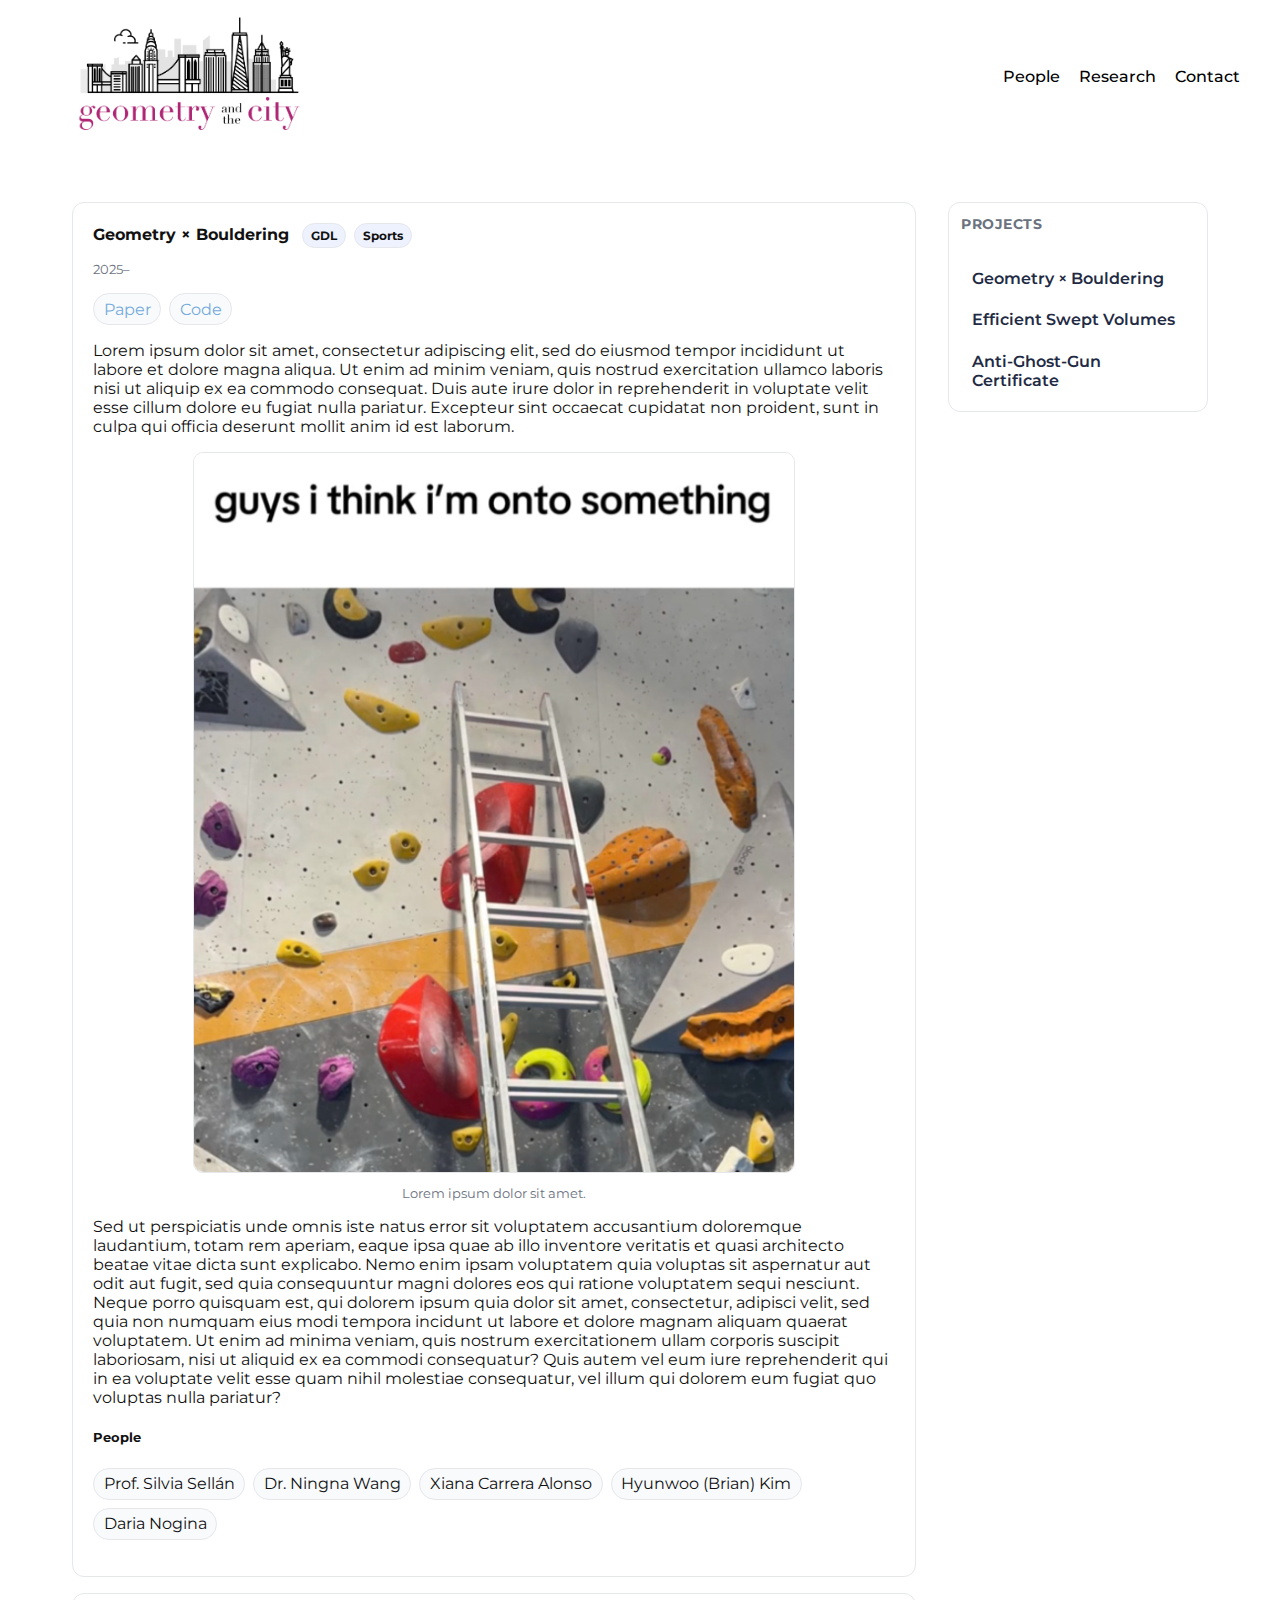
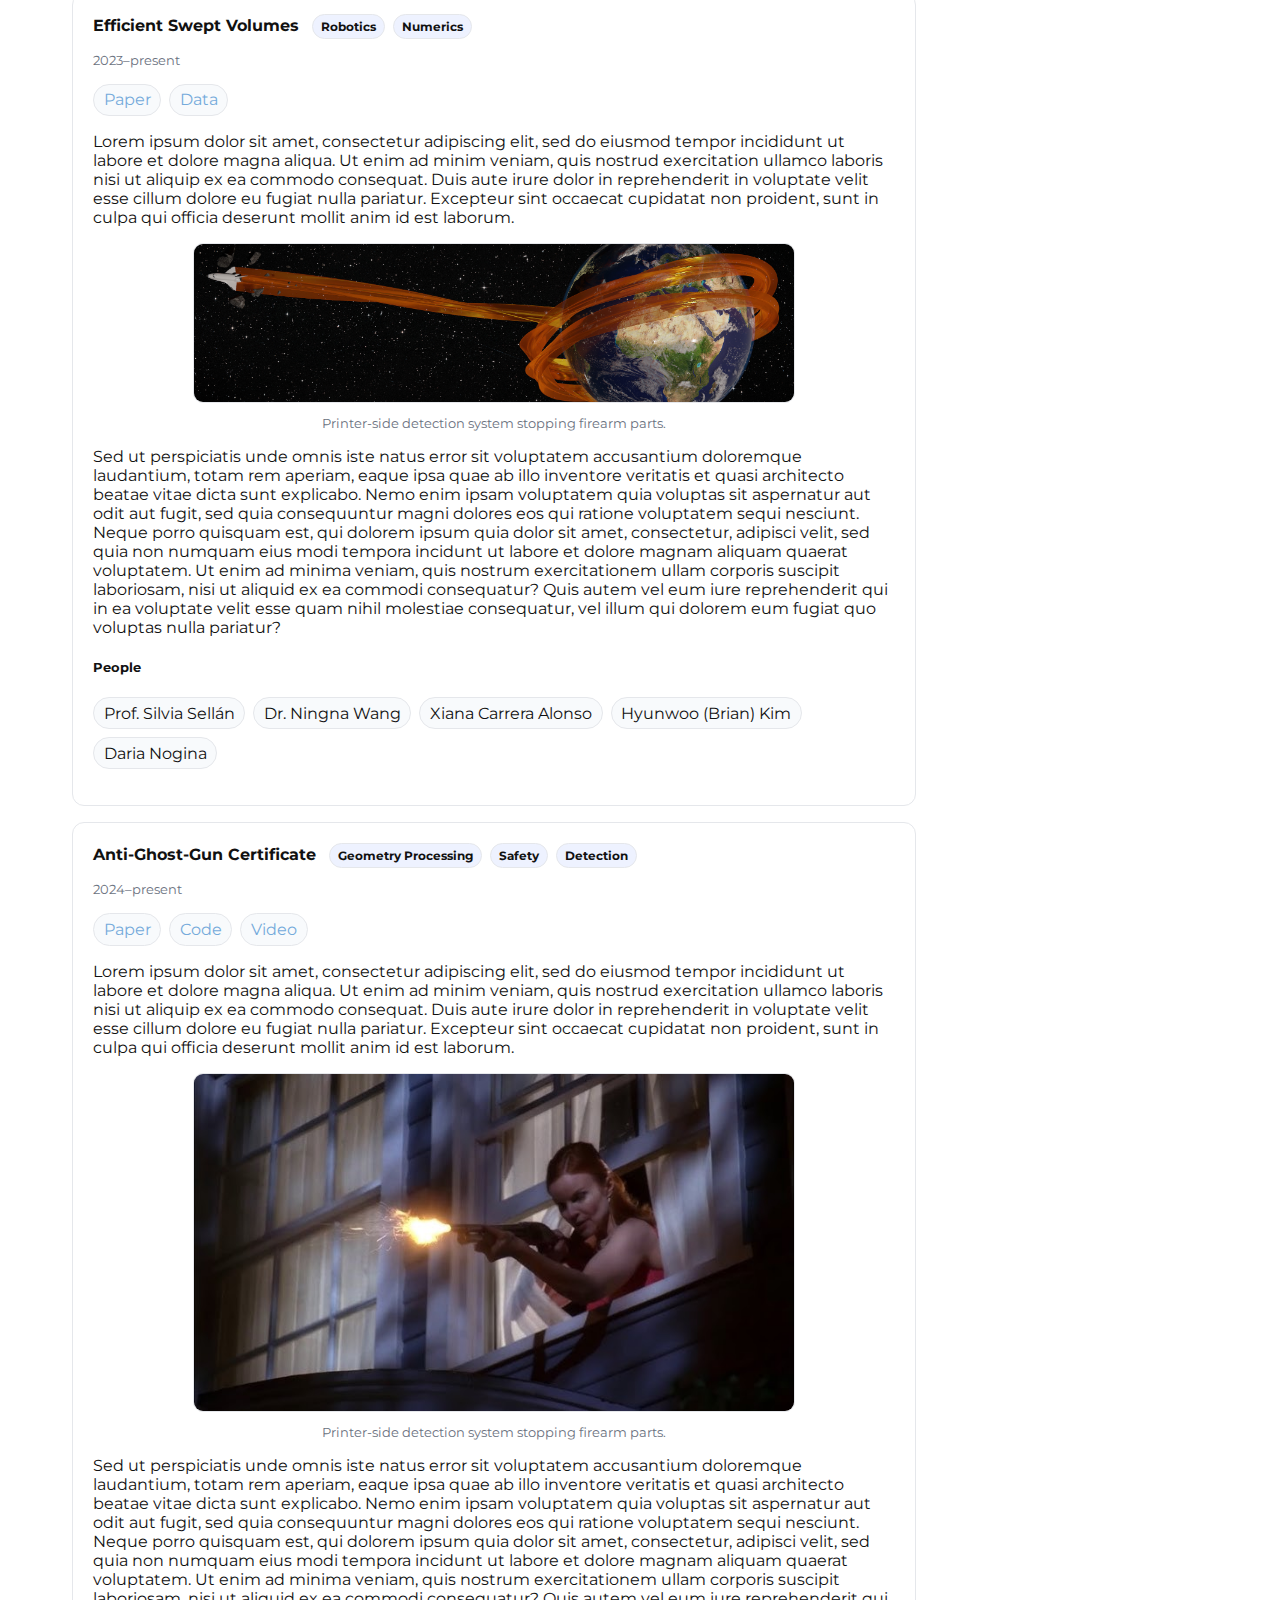
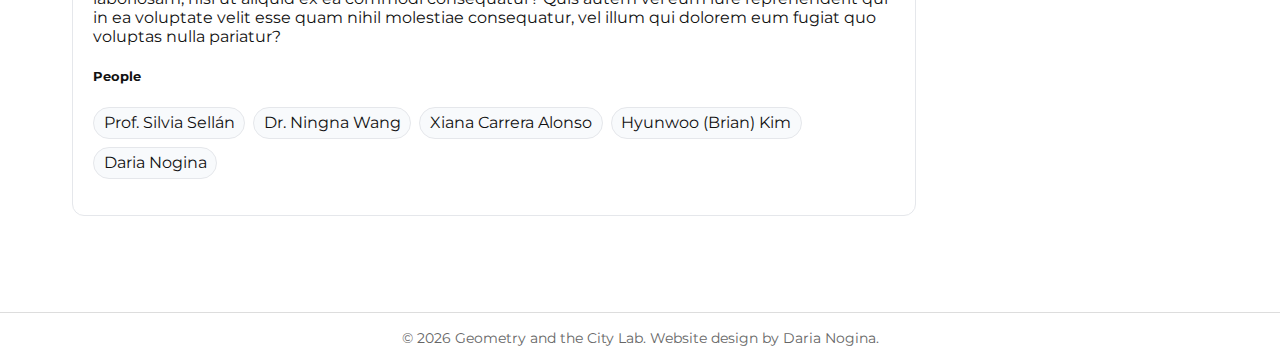
<file: projects.html>
<!DOCTYPE html>
<html lang="en">
<head>
  <meta charset="UTF-8" />
  <meta name="viewport" content="width=device-width, initial-scale=1.0" />
  <title>Geometry Lab — Projects</title>
  <link href="https://fonts.googleapis.com/css2?family=Montserrat:wght@400;600;800&display=swap" rel="stylesheet" />
  <link rel="stylesheet" href="assets/css/styles.css" />
  <link rel="stylesheet" href="assets/css/projects.css" />
  <script src="assets/scripts/includes.js" defer></script>
</head>
<body>
  <div data-include="assets/partials/header.html"></div>

  <main class="main">
  <section class="section">

    <div class="projects-two-col">
      <!-- Content column (left) -->
      <div class="projects-content" id="projects-content">
        <!-- Project 1 -->
         <article class="project-section" id="project-boulder" data-title="Geometry × Bouldering">
          <h4>
            Geometry × Bouldering
            <span class="project-tags">
              <span class="tag">GDL</span>
              <span class="tag">Sports</span>
            </span>
          </h4>
          <p class="meta">2025–</p>
          <ul class="pill-list">
            <li><a href="" class="pill">Paper</a></li>
            <li><a href="" class="pill">Code</a></li>
          </ul>
          <p>
            Lorem ipsum dolor sit amet, consectetur adipiscing elit, sed do eiusmod tempor incididunt ut labore et dolore magna aliqua. Ut enim ad minim veniam, quis nostrud exercitation ullamco laboris nisi ut aliquip ex ea commodo consequat. Duis aute irure dolor in reprehenderit in voluptate velit esse cillum dolore eu fugiat nulla pariatur. Excepteur sint occaecat cupidatat non proident, sunt in culpa qui officia deserunt mollit anim id est laborum.
          </p>
          <figure class="project-figure">
            <img src="assets/img/projects/climbing.png" alt="Climbing">
            <figcaption>Lorem ipsum dolor sit amet.</figcaption>
        </figure>
        <p>
            Sed ut perspiciatis unde omnis iste natus error sit voluptatem accusantium doloremque laudantium, totam rem aperiam, eaque ipsa quae ab illo inventore veritatis et quasi architecto beatae vitae dicta sunt explicabo. Nemo enim ipsam voluptatem quia voluptas sit aspernatur aut odit aut fugit, sed quia consequuntur magni dolores eos qui ratione voluptatem sequi nesciunt. Neque porro quisquam est, qui dolorem ipsum quia dolor sit amet, consectetur, adipisci velit, sed quia non numquam eius modi tempora incidunt ut labore et dolore magnam aliquam quaerat voluptatem. Ut enim ad minima veniam, quis nostrum exercitationem ullam corporis suscipit laboriosam, nisi ut aliquid ex ea commodi consequatur? Quis autem vel eum iure reprehenderit qui in ea voluptate velit esse quam nihil molestiae consequatur, vel illum qui dolorem eum fugiat quo voluptas nulla pariatur?
        </p>
          <h5>People</h5>
          <ul class="pill-list">
            <li><a href="people.html#silvia" class="pill">Prof. Silvia Sellán</a></li>
            <li><a href="people.html#ningna" class="pill">Dr. Ningna Wang</a></li>
            <li><a href="people.html#xiana" class="pill">Xiana Carrera Alonso</a></li>
            <li><a href="people.html#brian" class="pill">Hyunwoo (Brian) Kim</a></li>
            <li><a href="people.html#daria" class="pill">Daria Nogina</a></li>
          </ul>
        </article>

        <!-- Project 2 -->
        <article class="project-section" id="project-swept" data-title="Efficient Swept Volumes">
          <h4>
            Efficient Swept Volumes
            <span class="project-tags">
              <span class="tag">Robotics</span>
              <span class="tag">Numerics</span>
            </span>
          </h4>
          <p class="meta">2023–present</p>
          <ul class="pill-list">
            <li><a href="" class="pill">Paper</a></li>
            <li><a href="" class="pill">Data</a></li>
          </ul>
           <p>
            Lorem ipsum dolor sit amet, consectetur adipiscing elit, sed do eiusmod tempor incididunt ut labore et dolore magna aliqua. Ut enim ad minim veniam, quis nostrud exercitation ullamco laboris nisi ut aliquip ex ea commodo consequat. Duis aute irure dolor in reprehenderit in voluptate velit esse cillum dolore eu fugiat nulla pariatur. Excepteur sint occaecat cupidatat non proident, sunt in culpa qui officia deserunt mollit anim id est laborum.
          </p>
          <figure class="project-figure">
            <img src="assets/img/projects/swept_vol.png" alt="Illustration of Anti-Ghost-Gun Certificate project">
            <figcaption>Printer-side detection system stopping firearm parts.</figcaption>
        </figure>
        <p>
            Sed ut perspiciatis unde omnis iste natus error sit voluptatem accusantium doloremque laudantium, totam rem aperiam, eaque ipsa quae ab illo inventore veritatis et quasi architecto beatae vitae dicta sunt explicabo. Nemo enim ipsam voluptatem quia voluptas sit aspernatur aut odit aut fugit, sed quia consequuntur magni dolores eos qui ratione voluptatem sequi nesciunt. Neque porro quisquam est, qui dolorem ipsum quia dolor sit amet, consectetur, adipisci velit, sed quia non numquam eius modi tempora incidunt ut labore et dolore magnam aliquam quaerat voluptatem. Ut enim ad minima veniam, quis nostrum exercitationem ullam corporis suscipit laboriosam, nisi ut aliquid ex ea commodi consequatur? Quis autem vel eum iure reprehenderit qui in ea voluptate velit esse quam nihil molestiae consequatur, vel illum qui dolorem eum fugiat quo voluptas nulla pariatur?
        </p>
          <h5>People</h5>
          <ul class="pill-list">
            <li><a href="people.html#silvia" class="pill">Prof. Silvia Sellán</a></li>
            <li><a href="people.html#ningna" class="pill">Dr. Ningna Wang</a></li>
            <li><a href="people.html#xiana" class="pill">Xiana Carrera Alonso</a></li>
            <li><a href="people.html#brian" class="pill">Hyunwoo (Brian) Kim</a></li>
            <li><a href="people.html#daria" class="pill">Daria Nogina</a></li>
          </ul>
        </article>

        <!-- Project 3 -->
        <article class="project-section" id="project-agg" data-title="Anti-Ghost-Gun Certificate">
          <h4>
            Anti-Ghost-Gun Certificate
            <span class="project-tags">
              <span class="tag">Geometry Processing</span>
              <span class="tag">Safety</span>
              <span class="tag">Detection</span>
            </span>
          </h4>
          <p class="meta">2024–present</p>
          <ul class="pill-list">
            <li><a href="" class="pill">Paper</a></li>
            <li><a href="" class="pill">Code</a></li>
            <li><a href="" class="pill">Video</a></li>
          </ul>
          <p>
            Lorem ipsum dolor sit amet, consectetur adipiscing elit, sed do eiusmod tempor incididunt ut labore et dolore magna aliqua. Ut enim ad minim veniam, quis nostrud exercitation ullamco laboris nisi ut aliquip ex ea commodo consequat. Duis aute irure dolor in reprehenderit in voluptate velit esse cillum dolore eu fugiat nulla pariatur. Excepteur sint occaecat cupidatat non proident, sunt in culpa qui officia deserunt mollit anim id est laborum.
          </p>
          <figure class="project-figure">
            <img src="assets/img/projects/gun.jpg" alt="Illustration of Anti-Ghost-Gun Certificate project">
            <figcaption>Printer-side detection system stopping firearm parts.</figcaption>
        </figure>
        <p>
            Sed ut perspiciatis unde omnis iste natus error sit voluptatem accusantium doloremque laudantium, totam rem aperiam, eaque ipsa quae ab illo inventore veritatis et quasi architecto beatae vitae dicta sunt explicabo. Nemo enim ipsam voluptatem quia voluptas sit aspernatur aut odit aut fugit, sed quia consequuntur magni dolores eos qui ratione voluptatem sequi nesciunt. Neque porro quisquam est, qui dolorem ipsum quia dolor sit amet, consectetur, adipisci velit, sed quia non numquam eius modi tempora incidunt ut labore et dolore magnam aliquam quaerat voluptatem. Ut enim ad minima veniam, quis nostrum exercitationem ullam corporis suscipit laboriosam, nisi ut aliquid ex ea commodi consequatur? Quis autem vel eum iure reprehenderit qui in ea voluptate velit esse quam nihil molestiae consequatur, vel illum qui dolorem eum fugiat quo voluptas nulla pariatur?
        </p>
          <h5>People</h5>
          <ul class="pill-list">
            <li><a href="people.html#silvia" class="pill">Prof. Silvia Sellán</a></li>
            <li><a href="people.html#ningna" class="pill">Dr. Ningna Wang</a></li>
            <li><a href="people.html#xiana" class="pill">Xiana Carrera Alonso</a></li>
            <li><a href="people.html#brian" class="pill">Hyunwoo (Brian) Kim</a></li>
            <li><a href="people.html#daria" class="pill">Daria Nogina</a></li>
          </ul>
        </article>
      </div>

      <!-- Sidebar (right) -->
      <aside class="projects-toc-wrap">
        <nav class="projects-toc" aria-label="Projects menu">
          <h5 class="toc-title">Projects</h5>
          <ul id="project-toc">
            <!-- Will be auto-populated by JS (falls back to existing markup if you want to add static links) -->
          </ul>
        </nav>
      </aside>
    </div>
  </section>
</main>


  <div data-include="assets/partials/footer.html"></div>
  <script src="assets/scripts/projects_script.js"></script>
</body>
</html>
</file>
<file: assets/css/styles.css>
:root {
      --blue: #012169;
      --pink: #ab2673;
      --lightblue: #6CACE4;
      --lightlightblue: #f4f7fb;
      --white: #FFFFFF;
      --gray: #444;
      --black: #000000;
      --muted: #6b7280;
      --shadow: rgba(10,30,80,0.08);
      --accent1: #4b6bff;
      --accent2: #ab2673;
      --radius: 14px;
  --columbiablue: #75aadb;
    }
body {
margin: 0;
font-family: 'Montserrat', sans-serif;
background: var(--white);
color: #111;
-webkit-font-smoothing: antialiased;
}
header {
display: flex; justify-content: space-between; align-items: center; flex-wrap: wrap;
padding: 1rem 2rem; max-width: 1200px; margin: 0 auto;
}
.logo img { height: auto; max-height: 150px; max-width: 100%; }
nav { display: flex; gap: 1.2rem; flex-wrap: wrap; }
nav a { text-decoration: none; color: var(--columbiablue); font-weight: 500; font-size: 1rem; position: relative; transition: color .2s ease; }
nav a::after { content: ""; position: absolute; left: 0; bottom: -4px; width: 0; height: 2px; background: var(--pink); transition: width .25s ease; }
nav a:hover { color: var(--pink); }
nav a:hover::after { width: 100%; }
nav a.active { color: var(--pink); }

/* Header nav: make top-level links black by default (hover stays pink) */
header.main nav a { color: var(--black); }
header.main nav a:visited { color: var(--black); }
header.main nav a:hover { color: var(--pink); }


.main { max-width: 1200px; margin: 0 auto; padding: 0 2rem; }


.hero { display: flex; gap: 3rem; align-items: center; padding: 3rem 2rem; flex-wrap: wrap; }
.hero-left { flex: 1 1 300px; display: flex; flex-direction: column; gap: 2rem; }
.hero-text { font-size: 1.2rem; line-height: 1.8rem; color: var(--gray); }
.hero-text .highlight { color: var(--pink); font-weight: 700; }
.hero-text .labname { display: block; color: var(--black); font-weight: 800; font-size: 2rem; line-height: 2.2rem; margin-bottom: 1rem; }
.quick-links { display: flex; gap: 12px; flex-wrap: wrap; }
.qb { padding: 10px 16px; border-radius: 999px; font-weight: 600; font-size: 14px; background: var(--lightlightblue); border: 1px solid #e2e8f0; display: inline-flex; gap: 10px; align-items: center; transition: all .2s ease; text-decoration: none; color: var(--gray); }
.qb:hover { background: #e9edf6; transform: translateY(-2px); box-shadow: 0 4px 10px rgba(0,0,0,.08); }
.qb .dot { width: 10px; height: 10px; border-radius: 50%; background: linear-gradient(90deg,var(--accent1),var(--accent2)); }


.hero-cards { display: flex; gap: 1rem; flex-wrap: wrap; }
.hero-card { flex: 1 1 160px; min-width: 140px; background: #fff; border-radius: var(--radius); padding: 16px; border: 1px solid #e5e7eb; box-shadow: 0 6px 14px rgba(0,0,0,.06); transition: transform .2s ease, box-shadow .2s ease; }
.hero-card:hover { transform: translateY(-3px); box-shadow: 0 12px 24px rgba(0,0,0,.08); }
.hero-card div:first-child { font-size: 13px; color: var(--muted); }
.hero-card div:last-child { font-weight: 700; margin-top: 6px; }

.model-wrap { flex: 1 1 490px; max-width: 55%; display: flex; justify-content: center; align-items: center; min-height: 420px; }
model-viewer { width: 100%; max-width: 500px; height: 500px; aspect-ratio: auto; }

.section { display: flex; flex-direction: column; gap: 2rem; padding: 3rem 2rem; }
.section h3 { margin: 0 0 16px 0; font-size: 20px; color: #071033; font-weight: 700; }
.grid { display: grid; grid-template-columns: repeat(auto-fit, minmax(220px, 1fr)); gap: 18px; }
.card { border-radius: 14px; padding: 14px; border: 1px solid #e5e7eb; background: #fff; transition: transform .28s ease, box-shadow .28s ease; }
.card:hover { transform: translateY(-8px); box-shadow: 0 22px 40px rgba(11,18,32,.10); }
.thumb { min-height: 100px; border-radius: 10px; display: flex; align-items: center; justify-content: center; color: var(--black); font-weight: 800; font-size: 18px; padding: .5rem; text-align: center; }
.card h4 { margin: 12px 0 6px 0; font-size: 16px; }
.meta { color: var(--muted); font-size: 13px; }


.people { display: grid; grid-template-columns: repeat(auto-fit, minmax(140px, 1fr)); gap: 20px; }
.person { text-align: center; font-size: 13px; }
.person-link { text-decoration: none; color: inherit; }
.person img { width: 100%; max-width: 180px; height: auto; aspect-ratio: 1/1; border-radius: 12px; object-fit: cover; border: 1px solid #e5e7eb; }


.footer { text-align: center; padding: 1rem; font-size: .9rem; color: #666; border-top: 1px solid #ddd; margin-top: 2rem; }


.container-narrow { max-width: 900px; margin: 0 auto; padding: 2rem; }
.list { display: grid; gap: 1rem; }
.list-item { padding: 1rem; border: 1px solid #e5e7eb; border-radius: 12px; background: #fff; }
.list-item h4 { margin: 0 0 .25rem 0; }


/* Forms */
label { font-weight: 600; }
input, textarea, select { width: 100%; padding: .8rem 1rem; border-radius: 10px; border: 1px solid #e5e7eb; font-family: inherit; font-size: 1rem; }
button.btn { cursor: pointer; padding: .8rem 1.1rem; border-radius: 999px; border: 1px solid #e2e8f0; background: var(--lightlightblue); font-weight: 700; }
button.btn:hover { background: #e9edf6; }


/* Responsive */
@media (max-width: 900px) {
.hero { flex-direction: column; text-align: center; }
.hero-left { align-items: center; }
.hero-cards { justify-content: center; }
.model-wrap { max-width: 100%; }
}
@media (max-width: 600px) {
nav { justify-content: center; }
.hero-text { font-size: 1rem; }
.labname { font-size: 1.6rem; }
model-viewer { max-width: 100%; height: 300px; aspect-ratio: 1 / 1; }
}

/* Make link wrapper look like block without extra underline */
.card-link {
  text-decoration: none;
  color: inherit;
  display: block;
}

.card-link:hover .card {
  transform: translateY(-8px);
  box-shadow: 0 22px 40px rgba(11,18,32,0.10);
}

/* Removed debug border; container size ensured via min-height above */


/* --- Point cloud canvas --- */

#nycCanvas {
  width: 100%;
  height: 100%;
  display: block;
}

/* Debug width removed */

/* Global link styles: Columbia blue, no underline; pink on hover */
a { color: var(--columbiablue); text-decoration: none; }
a:visited { color: var(--columbiablue); }
a:hover { color: var(--pink); text-decoration: none; }
</file>
<file: assets/css/projects.css>
.project-tags { display: inline-flex; gap: 8px; flex-wrap: wrap; margin-left: .5rem; vertical-align: middle; }
.tag { font-size: 12px; padding: 4px 8px; border-radius: 999px; background: #eef2ff; border: 1px solid #e5e7eb; }

.project-section { padding: 1.25rem; border: 1px solid #e5e7eb; border-radius: 12px; background: #fff; margin-bottom: 1rem; }
.project-section h4 { margin: 0 0 .25rem 0; }

.pill-list { list-style: none; padding: 0; display: flex; gap: .5rem; flex-wrap: wrap; }
.pill { display: inline-block; padding: .35rem .6rem; border: 1px solid #e5e7eb; border-radius: 999px; text-decoration: none; color: inherit; background: #f8fafc; }


/* tags (existing) */
.project-tags { display: inline-flex; gap: 8px; flex-wrap: wrap; margin-left: .5rem; vertical-align: middle; }
.tag { font-size: 12px; padding: 4px 8px; border-radius: 999px; background: #eef2ff; border: 1px solid #e5e7eb; }

/* project blocks (existing) */
.project-section { padding: 1.25rem; border: 1px solid #e5e7eb; border-radius: 12px; background: #fff; margin-bottom: 1rem; scroll-margin-top: 90px; }
.project-section h4 { margin: 0 0 .25rem 0; }
.pill-list { list-style: none; padding: 0; display: flex; gap: .5rem; flex-wrap: wrap; }
.pill { display: inline-block; padding: .35rem .6rem; border: 1px solid #e5e7eb; border-radius: 999px; text-decoration: none; color: inherit; background: #f8fafc; }

/* ----- NEW: two-column layout with sticky TOC ----- */
.projects-two-col {
  display: grid;
  grid-template-columns: 1fr 260px; /* content | menu */
  gap: 2rem;
}

.projects-toc-wrap { position: relative; }
.projects-toc {
  position: sticky;
  top: 90px;           /* below header */
  border: 1px solid #e5e7eb;
  border-radius: 12px;
  background: #fff;
  padding: 12px;
}
.toc-title {
  margin: 0 0 8px 0;
  font-size: 14px; 
  color: var(--muted);
  text-transform: uppercase;
  letter-spacing: 0.04em;
}
#project-toc {
  list-style: none; 
  padding: 0; 
  margin: 0; 
  display: grid; gap: 4px;
}
#project-toc a {
  display: block;
  padding: 8px 10px;
  border-radius: 8px;
  text-decoration: none;
  color: #1f2a44;
  border: 1px solid transparent;
  font-weight: 600;
  line-height: 1.2;
}
#project-toc a:hover { background: #f7f8fb; border-color: #e5e7eb; }
#project-toc a.active {
  color: var(--pink);
  background: #fdf2f8;
  border-color: #f5c2e7;
}

/* Smooth scrolling for anchor links */
html { scroll-behavior: smooth; }

/* Responsive: stack layout; menu moves above content */
@media (max-width: 980px) {
  .projects-two-col { grid-template-columns: 1fr; }
  .projects-toc { position: static; margin-bottom: 1rem; }
}

.project-figure {
  margin: 1rem 0;
  text-align: center;
}
.project-figure img {
  width: 100%;
  max-width: 600px;
  border-radius: 10px;
  border: 1px solid #e5e7eb;
}
.project-figure figcaption {
  font-size: 13px;
  color: var(--muted);
  margin-top: 0.5rem;
}
</file>
